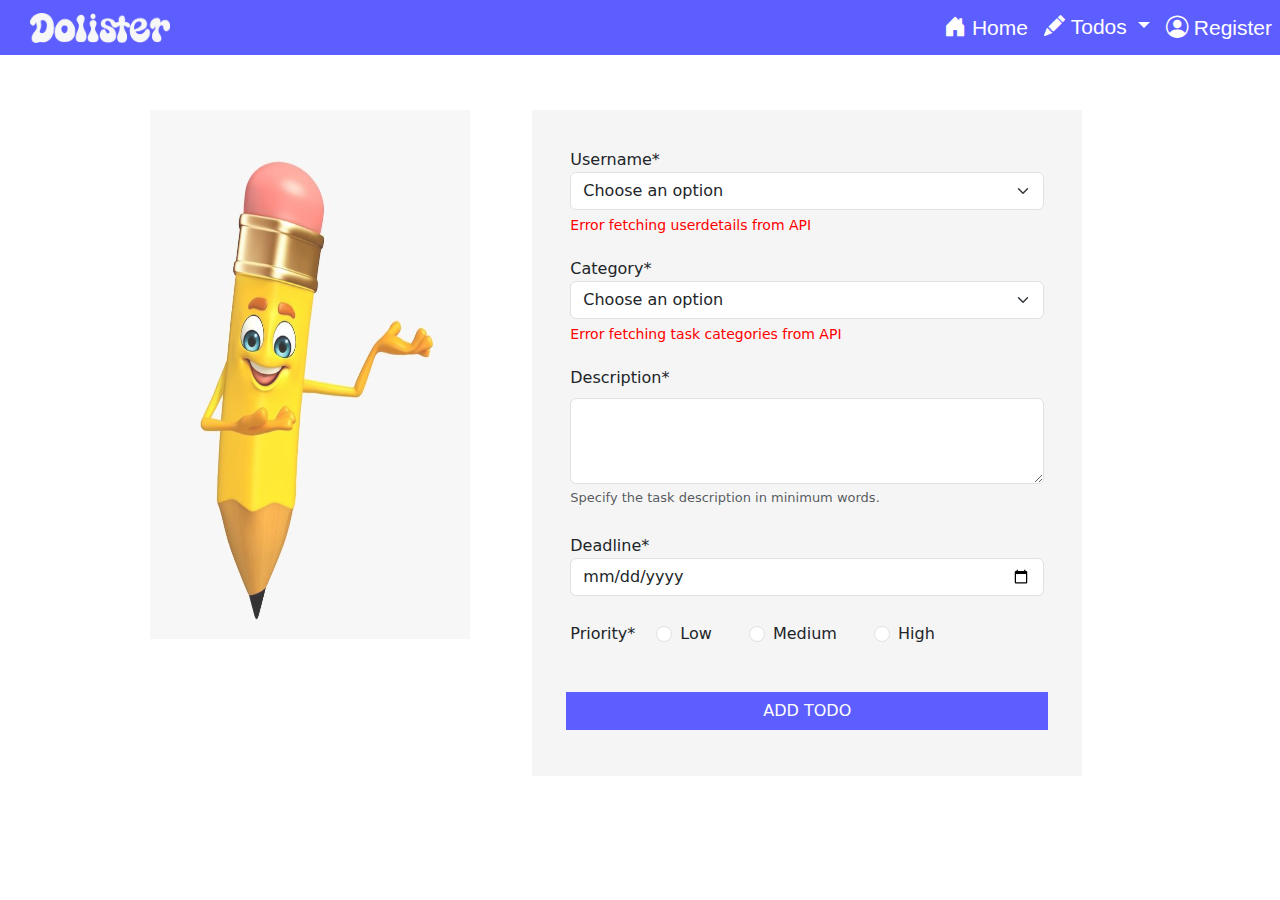
<file: new-todo.html>
<!DOCTYPE html>
<html lang="en">
    <head>
        <meta charset="UTF-8">
        <meta name="viewport" content="width=device-width, initial-scale=1">
        <title>DoLister</title>
        <link rel="icon" href="images/title-logo.png" type="image/x-icon">
        <!--link to css file-->
        <link rel="stylesheet" href="css/styles.css">
        <!--link to bootstrap.v5-->
        <link href="https://cdn.jsdelivr.net/npm/bootstrap@5.3.0-alpha1/dist/css/bootstrap.min.css" rel="stylesheet">
        <!--link to bootstrap icons-->
        <link rel="stylesheet" href="https://cdn.jsdelivr.net/npm/bootstrap-icons@1.11.3/font/bootstrap-icons.min.css">
    </head>
    <body>
        <header> 
            <nav class="navbar navbar-expand-lg navbar-dark fixed-top">
                <div class="container-fluid gx-0">
                    <a class="navbar-brand" href="index.html" >
                        <img src="images/text-1716182278752.png" alt="3D fonts">
                    </a>
                    <button class="navbar-toggler" type="button" data-bs-toggle="collapse" data-bs-target="#navbarNavAltMarkup" aria-controls="navbarNavAltMarkup" aria-expanded="false" aria-label="Toggle navigation">
                        <span class="navbar-toggler-icon"></span>
                    </button>
                    <div class="collapse navbar-collapse justify-content-end" id="navbarNavAltMarkup">
                        <div class="navbar-nav header-nav">
                            <a class="nav-link header-nav-link text-white" aria-current="page" href="index.html"><i class="bi bi-house-door-fill"></i>&nbsp;Home</a>
                            <li class="nav-item header-nav-link dropdown">
                                <a class="nav-link dropdown-toggle" href="#" role="button" data-bs-toggle="dropdown" aria-expanded="false">
                                    <i class="bi bi-pencil-fill"></i>&nbsp;Todos
                                </a>
                                <ul class="dropdown-menu todo-header-dropdown">
                                    <li><a class="dropdown-item todo-header-dropdown-list active" href="new-todo.html">Add Todos</a></li>
                                    <li><a class="dropdown-item todo-header-dropdown-list" href="user-todos.html">View Todos</a></li>
                                </ul>
                            </li>
                
                            <a class="nav-link header-nav-link todo_link " href="new-user.html"><i class="bi bi-person-circle"></i>&nbsp;Register</a>
                        </div>
                    </div> 
                </div>
            </nav>
        </header>
        <main class="newtodo_body">
            <!--new todo form snippet-->
            <div class="newtodo_image_left">
                <img src="images/new-2.jpeg" class="pencil-image">
            </div>
            <div class="container">
                <div class="newtodo-container rounded-0">
                    <form>
                        <!--user name field-->
                        <div class="form-group p-2">
                            <label for="username">Username*</label>
                            <select class="form-select" id="username" onblur="validateFields(username,useridError)">
                                <option value="" >Choose an option</option>
                            </select>
                            <div id="useridError" class="errorFormField">
                                
                            </div>
                        </div>
                        <!--Category-->
                        <div class="form-group p-2">
                            <label for="category">Category*</label>
                            <select class="form-select" id="category" onblur="validateFields(category,categoryError)">
                                <option value="" >Choose an option</option>
                            </select>
                            <div id="categoryError" class="errorFormField">
                                
                            </div>
                        </div>
                        <!--Description-->
                        <div class="form-group p-2">
                            <label for="description" class="form-label">Description*</label>
                            <textarea class="form-control" id="description" rows="3" onblur="validateFields(description,descriptionError)"></textarea>
                            <div id="descHelpBlock" class="form-text">
                                Specify the task description in minimum words.
                            </div>
                            <div id="descriptionError" class="errorFormField">
                                
                            </div>
                        </div>
                        <!--deadline field-->
                        <div class="form-group p-2">
                            <label for="deadline">Deadline*</label>
                            <input type="date" class="form-control" id="deadline" onblur="validateFields(deadline,deadlineError)">
                            <div id="deadlineError" class="errorFormField">
                               
                            </div>
                        </div>

                        <!--Priority field-->
                        <div class="form-group p-2">
                            <label for="priority">Priority*</label>
                            <div class="form-check form-check-inline mx-3">
                                <input class="form-check-input" type="radio" name="priority" id="low" value="low" onchange="validateRadio(priority,priorityError)">
                                <label class="form-check-label" for="low">Low</label>
                            </div>
                            <div class="form-check form-check-inline mx-3">
                                <input class="form-check-input" type="radio" name="priority" id="medium" value="medium" onchange="validateRadio(priority,priorityError)">
                                <label class="form-check-label" for="medium">Medium</label>
                            </div>
                            <div class="form-check form-check-inline mx-3">
                                <input class="form-check-input" type="radio" name="priority" id="high" value="high" onchange="validateRadio(priority,priorityError)">
                                <label class="form-check-label" for="high">High</label>
                            </div>
                            <div id="priorityError" class="errorFormField">
                                
                            </div>
                        </div>
                        <div id="addMessage" class="errorFormField"></div>
        
                        <!--register button-->
                        <div class="row p-3 justify-content-center">
                            <button class="btn text-white newtodo-btn rounded-0" type="button" id="addBtn" onclick="validateForm()">ADD TODO</button>
                        </div>
                    </form>
                    <div class="toast align-items-center" role="alert" aria-live="assertive" aria-atomic="true">
                        <div class="d-flex">
                          <div class="toast-body" id="toast_msg">
                                Todo task has been added successfully
                          </div>
                          <button type="button" class="btn-close me-2 m-auto" data-bs-dismiss="toast" aria-label="Close"></button>
                        </div>
                    </div>
                </div>
            </div>
        </main>
        </main>
        <footer>
            
        </footer>
        <script src="scripts/new-todo.js"></script>
        <script src="https://cdnjs.cloudflare.com/ajax/libs/jquery/3.6.0/jquery.min.js"></script>
        <script src="https://cdn.jsdelivr.net/npm/bootstrap@5.3.0-alpha1/dist/js/bootstrap.bundle.min.js"></script>
    </body>
</html>
</file>
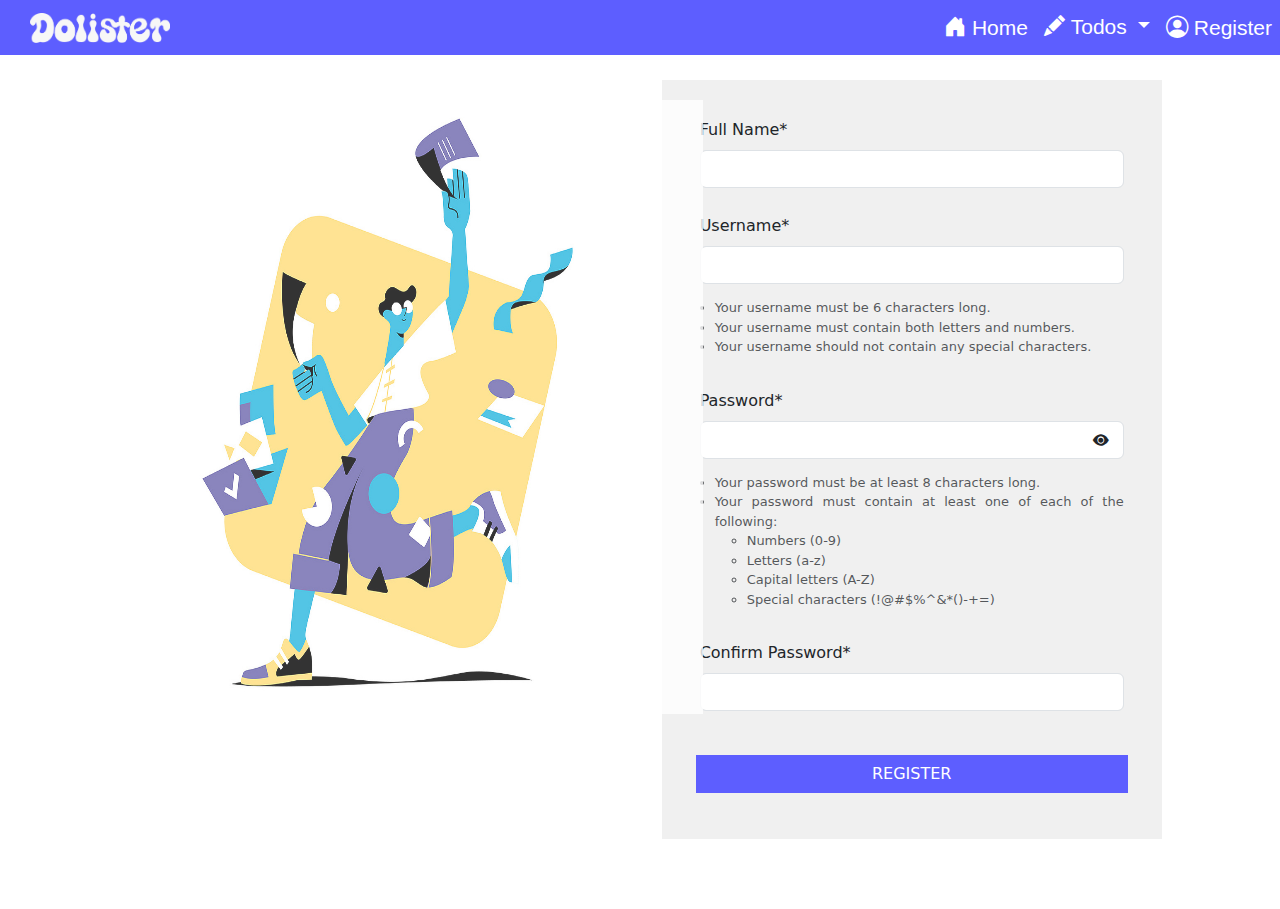
<file: new-user.html>
<!DOCTYPE html>
<html lang="en" class="parentHtml">
    <head>
        <meta charset="UTF-8">
        <meta name="viewport" content="width=device-width, initial-scale=1">
        <title>DoLister</title>
        <link rel="icon" href="images/title-logo.png" type="image/x-icon">
        <!--link to css file-->
        <link rel="stylesheet" href="css/styles.css">
        <!--link to bootstrap.v5-->
        <link href="https://cdn.jsdelivr.net/npm/bootstrap@5.3.0-alpha1/dist/css/bootstrap.min.css" rel="stylesheet">
        <!--link to bootstrap icons-->
        <link rel="stylesheet" href="https://cdn.jsdelivr.net/npm/bootstrap-icons@1.11.3/font/bootstrap-icons.min.css">
    </head>
    <body>
        <header> 
            <nav class="navbar navbar-expand-lg navbar-dark fixed-top">
                <div class="container-fluid gx-0">
                    <a class="navbar-brand" href="index.html" >
                        <img src="images/text-1716182278752.png" alt="3D fonts">
                    </a>
                    <button class="navbar-toggler" type="button" data-bs-toggle="collapse" data-bs-target="#navbarNavAltMarkup" aria-controls="navbarNavAltMarkup" aria-expanded="false" aria-label="Toggle navigation">
                        <span class="navbar-toggler-icon"></span>
                    </button>
                    <div class="collapse navbar-collapse justify-content-end" id="navbarNavAltMarkup">
                        <div class="navbar-nav header-nav">
                            <a class="nav-link header-nav-link text-white" aria-current="page" href="index.html"><i class="bi bi-house-door-fill"></i>&nbsp;Home</a>
                            <li class="nav-item header-nav-link dropdown">
                                <a class="nav-link dropdown-toggle" href="#" role="button" data-bs-toggle="dropdown" aria-expanded="false">
                                    <i class="bi bi-pencil-fill"></i>&nbsp;Todos
                                </a>
                                <ul class="dropdown-menu todo-header-dropdown">
                                    <li><a class="dropdown-item todo-header-dropdown-list" href="new-todo.html">Add Todos</a></li>
                                    <li><a class="dropdown-item todo-header-dropdown-list" href="user-todos.html">View Todos</a></li>
                                </ul>
                            </li>
                
                            <a class="nav-link header-nav-link active todo_link " href="new-user.html"><i class="bi bi-person-circle"></i>&nbsp;Register</a>
                        </div>
                    </div> 
                </div>
            </nav>
        </header>
        <main>
            <!--new user form snippet-->
            <div class="row">
            <div class="col-lg-5">
                <img class="newuser-image" src="images/todo-4.jpeg">
            </div>
            
            <div class="col-sm-12 col-lg-7 container">
                <div class="newuser-container rounded-0">
                    <form>
                        <!--name field-->
                        <div class="form-group p-2">
                            <label for="fname" class="form-label">Full Name*</label>
                            <input type="text" class="form-control" id="fname" onblur='validateName(fname,nameError)'>
                            <div id="nameError" class="errorFormField">
                                
                            </div>
        
                        </div>
                        
                        <!--username field-->
                        <div class="form-group p-2">
                            <label for="username" class="form-label">Username*</label>
                            <input type="text" class="form-control" id="username" onblur="validateUserName(username,usernameError)">
                            <div id="usernameError" class="errorFormField">
                                
                            </div>
                            <ul class="form-text help-text">
                                <li>Your username must be 6 characters long.</li>
                                <li>Your username must contain both letters and numbers.</li>
                                <li>Your username should not contain any special characters.</li>
                            </ul>
                        </div>
                    
                        <!--Password-->
                        <div class="form-group p-2">
                            <label for="password" class="form-label">Password* </label>
                            <div class="password-container">
                            <input type="password" class="form-control" id="password" onblur="validatePassword(password,passwordError)">
                            <i id="eye-icon" class="bi bi-eye-fill" onclick="hideShowPassword(password)"></i>
                            </div>
                            <div id="passwordError" class="errorFormField">
                                
                            </div>
                            <ul class="form-text help-text">
                                <li>Your password must be at least 8 characters long.</li>
                                <li>Your password must contain at least one of each of the following:</li>
                                <ul>
                                    <li>Numbers (0-9)</li>
                                    <li>Letters (a-z)</li>
                                    <li>Capital letters (A-Z)</li>
                                    <li>Special characters (!@#$%^&*()-+=)</li>
                                </ul>
                            </ul>
                        </div>

                        <!--Confirm Password-->
                        <div class="form-group p-2">
                            <label for="confirmPassword" class="form-label">Confirm Password*</label>
                            <input type="password" class="form-control" id="confirmPassword" onchange="validateConfirmPassword(confirmPassword,password,confirmPasswordError)">
                            <div id="confirmPasswordError" class="errorFormField">
                                
                            </div>
                        </div>
                        <!--API error block-->
                        <div id="addRegisterMessage" class="errorFormField"></div>
        
                        <!--register button-->
                        <div class="row p-3 justify-content-center">
                            <button class="btn text-white newuser-btn rounded-0" type="button" id="registerBtn" onclick="validateFormField()">REGISTER</button>
                        </div>
                    </form>
                </div>
            </div>
            
        </main>
        <footer>
            
        </footer>
        <script src="scripts/new-user.js"></script>
        <script src="https://cdnjs.cloudflare.com/ajax/libs/jquery/3.6.0/jquery.min.js"></script>
        <script src="https://cdn.jsdelivr.net/npm/bootstrap@5.3.0-alpha1/dist/js/bootstrap.bundle.min.js"></script>
    </body>
</html>
</file>
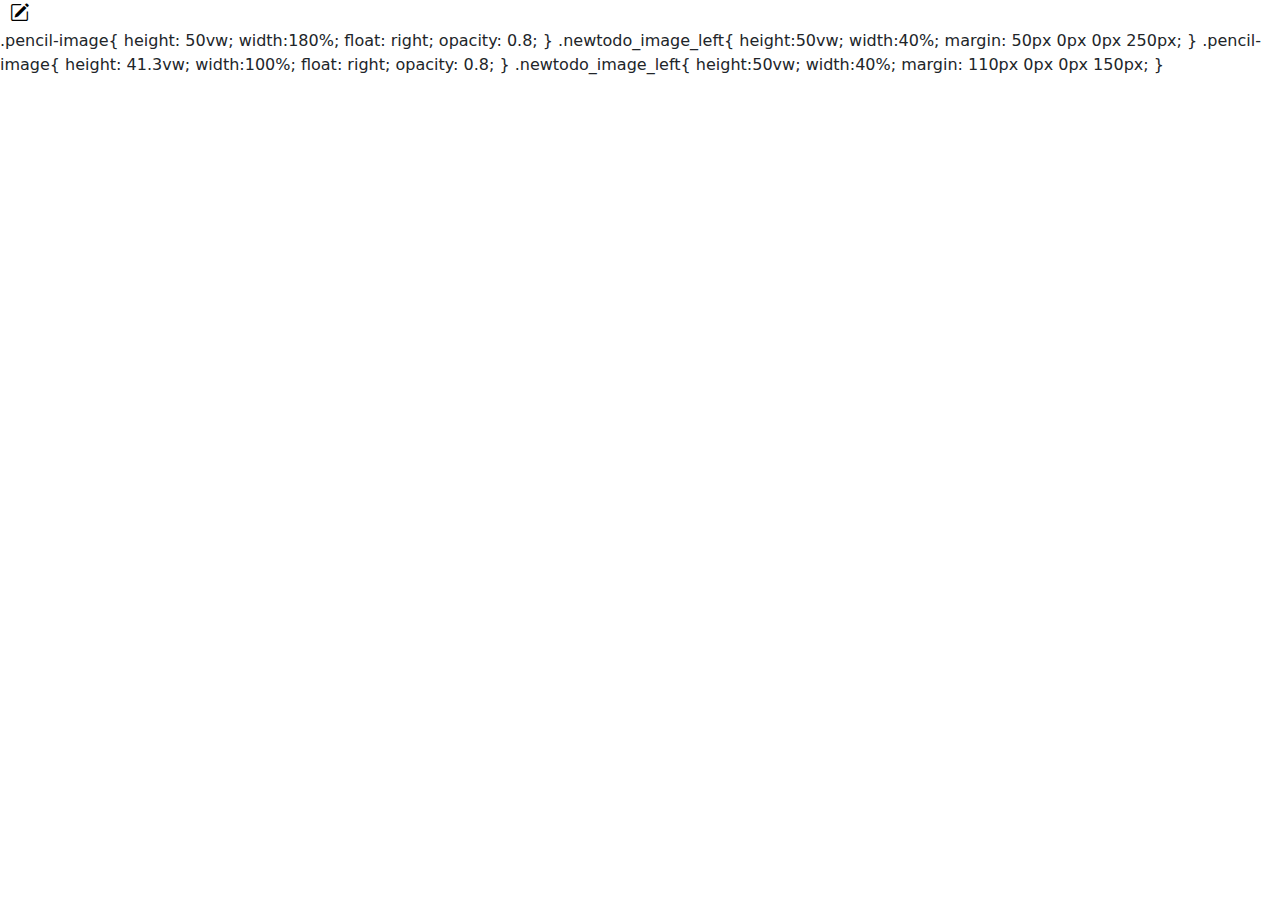
<file: sample.html>
<!DOCTYPE html>
<html lang="en">
    <head>
        <meta charset="UTF-8">
        <meta name="viewport" content="width=device-width, initial-scale=1">
        <title>DoLister</title>
        <link rel="icon" href="images/title-logo.png" type="image/x-icon">
        <!--link to css file-->
        <link rel="stylesheet" href="css/styles.css">
        <!--link to bootstrap.v5-->
        <link href="https://cdn.jsdelivr.net/npm/bootstrap@5.3.0-alpha1/dist/css/bootstrap.min.css" rel="stylesheet">
        
        <!--link to bootstrap icons-->
        <link rel="stylesheet" href="https://cdn.jsdelivr.net/npm/bootstrap-icons@1.11.3/font/bootstrap-icons.min.css">
        
        
    </head>
    <body>
        <header>

        </header>
        <main>
            
            <i class="bi bi-pencil-square" data-bs-toggle="modal" data-bs-target="#exampleModal"></i>
            <div class="modal fade" id="exampleModal" tabindex="-1" aria-labelledby="exampleModalLabel" aria-hidden="true">
                <div class="modal-dialog modal-dialog-centered">
                  <div class="modal-content">
                    
                    <div class="modal-body">
                      Are you sure you want to mark the task as completed?<br>
                    </div>
                    <div class="modal-footer text-center">
                        <button type="button" class="btn btn-primary">Yes</button>
                        <button type="button" class="btn btn-secondary" data-bs-dismiss="modal">No</button>
                    </div>
                  </div>
                </div>
              </div>
        </main>
        <footer>
            
        </footer>
        
        <script src="scripts/"></script>
        <script src="https://cdnjs.cloudflare.com/ajax/libs/jquery/3.6.0/jquery.min.js"></script>
        <script src="https://cdn.jsdelivr.net/npm/bootstrap@5.3.0-alpha1/dist/js/bootstrap.bundle.min.js"></script>
    </body>
</html>

.pencil-image{
  height: 50vw;
  width:180%;
  float: right;
  opacity: 0.8;
}
.newtodo_image_left{
  height:50vw;
  width:40%;
  margin: 50px 0px 0px 250px;
}

.pencil-image{
  height: 41.3vw;
  width:100%;
  float: right;
  opacity: 0.8;
}
.newtodo_image_left{
  height:50vw;
  width:40%;
  margin: 110px 0px 0px 150px;
}
</file>
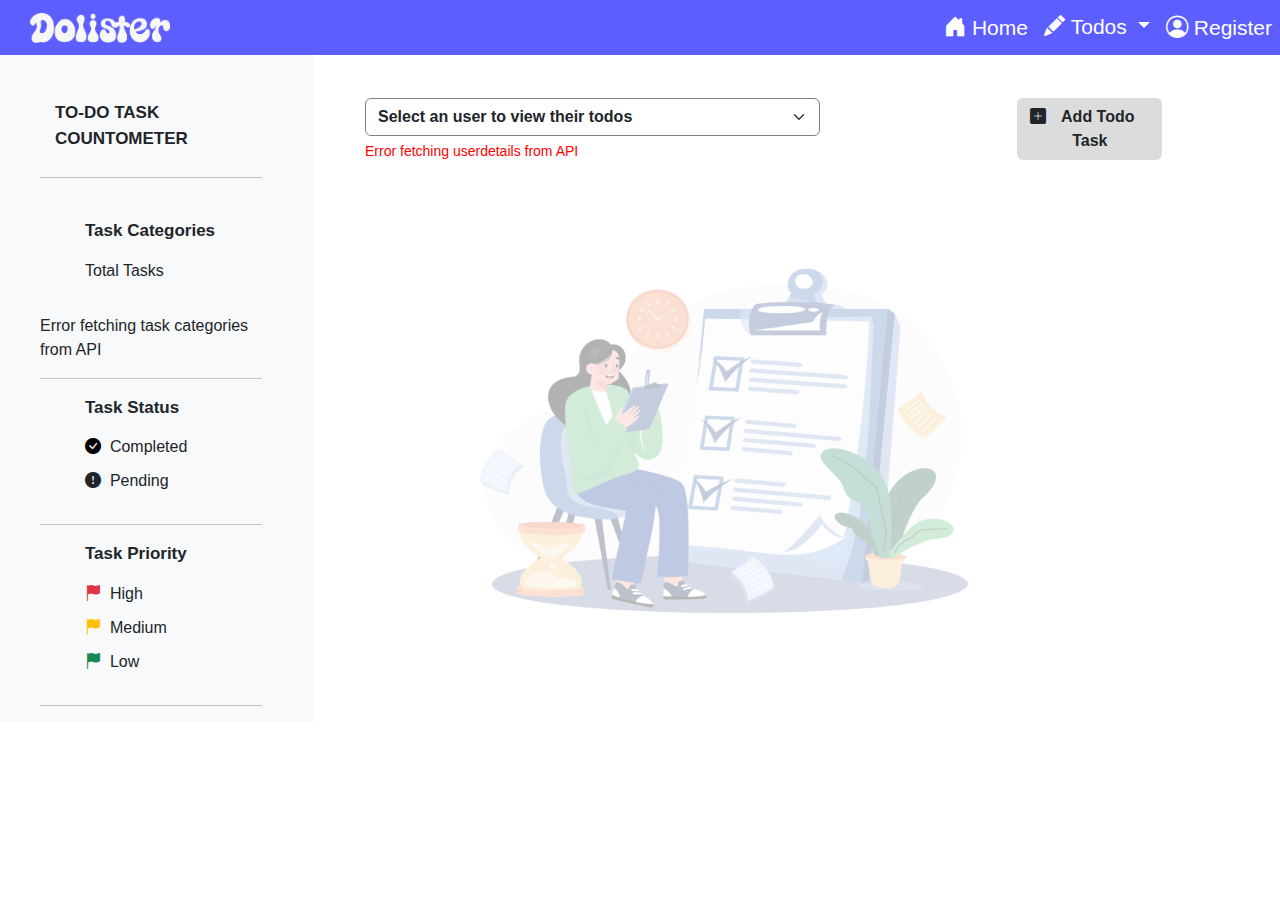
<file: user-todos.html>
<!DOCTYPE html>
<html lang="en">
    <head>
        <meta charset="UTF-8">
        <meta name="viewport" content="width=device-width, initial-scale=1">
        <title>DoLister</title>
        <link rel="icon" href="images/title-logo.png" type="image/x-icon">
        <!--link to css file-->
        <link rel="stylesheet" href="css/styles.css">
        <!--link to bootstrap.v5-->
        <link href="https://cdn.jsdelivr.net/npm/bootstrap@5.3.0-alpha1/dist/css/bootstrap.min.css" rel="stylesheet">
        
        <!--link to bootstrap icons-->
        <link rel="stylesheet" href="https://cdn.jsdelivr.net/npm/bootstrap-icons@1.11.3/font/bootstrap-icons.min.css">
    </head>
    <body>
        <header> 
            <nav class="navbar navbar-expand-lg navbar-dark fixed-top">
                <div class="container-fluid gx-0">
                    <a class="navbar-brand" href="index.html" >
                        <img src="images/text-1716182278752.png" alt="3D fonts">
                    </a>
                    <button class="navbar-toggler" type="button" data-bs-toggle="collapse" data-bs-target="#navbarNavAltMarkup" aria-controls="navbarNavAltMarkup" aria-expanded="false" aria-label="Toggle navigation">
                        <span class="navbar-toggler-icon"></span>
                    </button>
                    <div class="collapse navbar-collapse justify-content-end" id="navbarNavAltMarkup">
                        <div class="navbar-nav header-nav">
                            <a class="nav-link header-nav-link text-white" aria-current="page" href="index.html"><i class="bi bi-house-door-fill"></i>&nbsp;Home</a>
                            <li class="nav-item header-nav-link dropdown">
                                <a class="nav-link dropdown-toggle" href="#" role="button" data-bs-toggle="dropdown" aria-expanded="false">
                                    <i class="bi bi-pencil-fill"></i>&nbsp;Todos
                                </a>
                                <ul class="dropdown-menu todo-header-dropdown">
                                    <li><a class="dropdown-item todo-header-dropdown-list" href="new-todo.html">Add Todos</a></li>
                                    <li><a class="dropdown-item todo-header-dropdown-list active" href="user-todos.html">View Todos</a></li>
                                </ul>
                            </li>
                
                            <a class="nav-link header-nav-link todo_link " href="new-user.html"><i class="bi bi-person-circle"></i>&nbsp;Register</a>
                        </div>
                    </div> 
                </div>
            </nav>
        </header>
        <main>
            <div class="todosArea">
                <div class="row">
                    <div class="col-lg-4 col-xl-3 bg-light todoAside">
                        <div class="todo-aside-container">
                            
                            <div class="todo-aside-title-info">
                                TO-DO TASK COUNTOMETER
                            </div>
                            <hr>
                            <br>
                            <div class="todo-aside-categories-list">
                                <span class="todo-aside-list-title">
                                    Task Categories
                                </span>
                                <ul class="todo-aside-list" id="todo-allCategory">
                                    <li  class="todo-aside-sublist ">
                                        <span onclick="filterAll()">Total Tasks &nbsp;&nbsp;</span>
                                        <span id="todo-alltask-count" class="badge text-bg-secondary todo_countBadge"></span>
                                        
                                    </li>
                                </ul>
                                <div id="category_listerror"></div>
                            </div>
                            <hr>
                            <div class="todo-aside-status-list">
                                <span class="todo-aside-list-title">Task Status</span>
                                <ul class="todo-aside-list">
                                    <li class="todo-aside-sublist">
                                        <i class="bi bi-check-circle-fill" id="completedIcon"></i>
                                        <span onclick="filterStatus(`Completed`)">&nbsp;Completed&nbsp;&nbsp;</span>
                                        <span id="todo-completed-count" class="badge text-bg-secondary todo_countBadge"></span>
                                        
                                    </li>
                                    <li class="todo-aside-sublist">
                                        <i class="bi bi-exclamation-circle-fill"></i>
                                        <span onclick="filterStatus(`Pending`)">&nbsp;Pending&nbsp;&nbsp;</span>
                                        <span id="todo-pending-count" class="badge text-bg-secondary todo_countBadge"></span>
                                        
                                    </li>
                                </ul>
                            </div>
                            <hr>
                            <div class="todo-aside-priority-list">
                                <span class="todo-aside-list-title">
                                    Task Priority
                                </span>
                                <ul class="todo-aside-list">
                                    <li class="todo-aside-sublist">
                                        <i class="bi bi-flag-fill text-danger"></i>
                                        <span onclick="filterPriority(`high`)">&nbsp;High&nbsp;&nbsp;</span>
                                        <span id="todo-high-count" class="badge text-bg-secondary todo_countBadge"></span>
                                        
                                    </li>
                                    <li class="todo-aside-sublist">
                                        <i class="bi bi-flag-fill text-warning"></i>
                                        <span onclick="filterPriority(`medium`)">&nbsp;Medium&nbsp;&nbsp;</span>
                                        <span id="todo-medium-count" class="badge text-bg-secondary todo_countBadge"></span>
                                        
                                    </li>
                                    <li class="todo-aside-sublist">
                                        <i class="bi bi-flag-fill text-success"></i>
                                        <span onclick="filterPriority(`low`)">&nbsp;Low&nbsp;&nbsp;</span>
                                        <span id="todo-low-count" class="badge text-bg-secondary todo_countBadge"></span>
                                        
                                    </li>
                                </ul>
                            </div>
                            <hr>
                        
                        </div>
                    </div>
                    
                    <div class="col-lg-7 col-xl-8 g-2">
                        <div class="container">
                            <div class="todo-container rounded-0">
                                <form>
                                    <!--name field-->
                                    <div class="row justify-content-between select-btn">
                                        <div class="col-sm-12 col-md-7 col-xl-7">
                                            <div class="form-group">
                                                <select class="form-select todo_select" id="username" onchange="getUserId(username)">
                                                        <option value=""  >Select an user to view their todos</option>
                                                </select>
                                               <div id="todoUserApiError" class="errorFormField">
            
                                                </div>
                                            </div>
                                        </div>
                                        <div class="col-sm-12 col-md-3 col-xl-3">
                                            <button class="btn fw-bold todoAddBtnClass" type="button" id="addTodosBtn"><i class="bi bi-plus-square-fill"></i>Add Todo Task</button>
                                        </div>
                                    </div>
                                </form>
                            </div>
                        </div>

                        <div class="row row-cols-lg-1 todo-card-container gx-0" id="todo-cards">
                            <div class="todo-image-container">
                            <img src="images/todo2.jpeg" alt="no to-do to show yet image" class="todo-notodos-image">
                            </div>
                            <!--
                            <div class="card todo-card">
                                <div class="card-header todo-category-header">
                                    <p>
                                        <span class="todo-category-title todo-category-color-dot bg-primary"></span>
                                        <span class="todo-category-title">&nbsp;&nbsp;Personal Task&nbsp;</span>
                                        <span class=" text-bg-warning text-black badge">Medium</span>
                                        <span class="todo-icons bg-light">
                                            
                                            <i class="bi bi-star"></i>
                                            <i class="bi bi-pencil-square"></i>
                                            <i class="bi bi-trash"></i>
                                            <span data-bs-toggle="tooltip" title="Mark as completed"><i class="bi bi-check-circle"></i></span>
                                        </span>
                                    </p>
                                </div>
                                <div class="card-body todo-body">
                                    <div class="row">
                                        <div class="col-9">
                                            <h6 class="card-title todo-desc">To-do task brief description</h6>    
                                        </div>
                                        <div class="col-3">
                                            
                                        </div>
                                    </div>
                                    <p class="card-text"><i class="bi bi-calendar3"></i>&nbsp;&nbsp;Due date: 12/4/2024</p>
                                </div>
                            </div>

                            

                            <div class="card todo-card">
                                <div class="card-header todo-category-header">
                                    <p>
                                        <span class="todo-category-title todo-category-color-dot bg-primary"></span>
                                        <span class="todo-category-title">&nbsp;&nbsp;Personal Task&nbsp;</span>
                                        <span class=" text-bg-success badge">Low</span>
                                        <span class="todo-icons bg-light">
                                            
                                            <i class="bi bi-star"></i>
                                            <i class="bi bi-pencil-square"></i>
                                            <i class="bi bi-trash"></i>
                                            <span data-bs-toggle="tooltip" title="Mark as pending"><i class="bi bi-check-circle-fill"></i></span>
                                        </span>
                                    </p>
                                </div>
                                <div class="card-body todo-body">
                                    <div class="row">
                                        <div class="col-9">
                                            <h6 class="card-title todo-desc"><s>To-do task brief description</s></h6>    
                                        </div>
                                        <div class="col-3">
                                            
                                        </div>
                                    </div>
                                    <p class="card-text"><i class="bi bi-calendar3"></i>&nbsp;&nbsp;<s>Due date: 12/4/2024</s></p>
                                </div>
                            </div>
                            -->
                        </div>
                    </div>
                </div>
            </div>
            <div class="modal fade" id="exampleModal" tabindex="-1" aria-labelledby="exampleModalLabel" aria-hidden="true">
                <div class="modal-dialog modal-dialog-centered">
                  <div class="modal-content">
                    
                    <div class="modal-body" id="todo_modal_body">

                    </div>
                    <div class="modal-footer text-center">
                        <button type="button" class="btn btn-primary update_status_btn" onclick="updateStatus(id)">Yes</button>
                        <button type="button" class="btn btn-secondary" data-bs-dismiss="modal">No</button>
                    </div>
                  </div>
                </div>
            </div>
              
        </main>
        <footer>
            
        </footer>
        <script src="scripts/user-todos.js"></script>
        <script src="https://cdnjs.cloudflare.com/ajax/libs/jquery/3.6.0/jquery.min.js"></script>
        <!--<script src="https://cdn.jsdelivr.net/npm/bootstrap@5.3.3/dist/js/bootstrap.bundle.min.js"></script>-->
        <script src="https://cdn.jsdelivr.net/npm/bootstrap@5.3.0-alpha1/dist/js/bootstrap.bundle.min.js"></script>
    </body>
</html>
</file>
<file: css/styles.css>
/*New Todo Page*/

.newtodo-container {
    max-width: 550px;
    max-height: 850px;
    margin: 110px auto;
    margin-bottom: 70px;
    margin-left: 50px;
    padding: 30px;
    border-radius: 5px;
    background-color: whitesmoke;
    
}

.form-text{
    font-size: 13px !important;
}

.newtodo-btn{
    width:200px;
    background-color: #5d5eff !important;
}

.errorFormField{
    color:red;
    font-size: 14px;
    padding:5px 0px;
}

.newtodo_body{
    display: flex;
}

.pencil-image{
    height: 41.3vw;
    width:100%;
    float: right;
    opacity: 0.8;
}

.newtodo_image_left{
height:50vw;
width:40%;
margin: 110px 0px 0px 150px;
}

/*New User Page*/

.newuser-image{
    display: block;
    margin:100px 0px 100px 80px;
    width: 120%;
    height: 48vw;
    opacity: 0.8;
}

.newuser-container {
    max-width: 500px;
    max-height: 850px;
    margin: 80px auto;
    margin-bottom: 70px;
    padding: 30px;
    border-radius: 5px;
    background-color: #F0F0F0;
}

.form-text{
    font-size: 13px !important;
}

.newuser-btn{
    width:200px;
    background-color: #5d5eff !important;
}

.errorFormField{
    color:red;
    font-size: 14px;
    padding:5px 0px;
}

.help-text{
    text-align: justify;
    padding-left: 15px;
}

.bi-eye-fill{
    margin-left: -45px;
    margin-top: -30px;
    position: relative;
    z-index: 2;
    padding-right: 15px;
    float: right;
    cursor: pointer;
}


/*User Todo Page*/
.todosArea{
    font-family:Calibri, 'Trebuchet MS', sans-serif;
}

.todo-container{
    margin:90px 5px 50px 35px;
}

.todo-category-color-dot{
    height: 14px;
    width: 14px;
    background-color: #bbb;
    border-radius: 50%;
    display: inline-block;
}

.todo-category-header{
    height: 45px;
}

.todo-category-title{
    font-size: 16px;
    font-weight: 600 !important;
}

.todo-details{
    color: black;
}

.todo-card-container{
    padding: 0px 20px 0px 50px;
}

.todo-card{
    width:20vw;
    border-width: 0px !important;
}

.todo-status{
    float: right;
}

.todo-desc{
    font-size: 17x;
    padding-left: 0px;
}

.todo-body{
    font-size:13px;
}

.todo-icons{
    float:right;
}

.todo_select{
    font-weight: 550 !important;
}

.strike{
    text-decoration: line-through;
}

.bi-star, .bi-pencil-square, .bi-trash,.bi-check-circle{
    padding-left: 10px;
    font-size: 1.2rem;
    color: black;
    cursor: pointer;
}

.bi-check-circle-fill{
    padding-left: 10px;
    font-size: 1.2rem;
    color: green;
    cursor: pointer;
}

.bi-check-circle:hover, .bi-check-circle-fill:hover{
    opacity: 0.8;
    font-size: 1.1rem;
}

.completebtn{
    float: right;
    font-size: 15px !important;
    padding: 0;
}

#addTodosBtn{
    width:80%;
    float: right;
    background-color: gainsboro;
}

.bi-plus-square-fill{
    float: left;
}

/*Todo aside styles*/

.todo-aside-container{
    margin-top: 90px;
    padding: 0px 40px;
}

.todo-aside-title-info{
    padding: 10px 15px;
}

.todo-aside-title-info{
    font-size: 17px;
    font-weight: 600 !important;
}

.todo-aside-list{
    padding: 10px 45px;
    list-style-type: none;
}

.todo-aside-sublist{
    padding: 5px 0px;
    cursor: pointer;
}

.todo-aside-list-title{
    font-size: 17px;
    font-weight: 600 !important;
    padding: 10px 15px 10px 45px;
}

.todo_countBadge{
    float: right;
}

#completedIcon{
    padding: 5px 0px;
    font-size: 1rem;
    color: black;
    cursor: pointer;
}

.todo-notodos-image{
    height:35vw;
    width: 90%;
    opacity: 0.3;
}

@media (max-width: 768px) {
    
    .container{
       margin: 0;
       float: none;
    }

    #addTodosBtn{
        width:100%;
    }
}

@media (max-width: 992px) {
    .todoAside, .newuser-image, .newtodo_image_left{
        display: none;
    }
    .newtodo-container{
        margin-left: 0;
    }
    .container{
        margin: 0;
        float: none;
     }
 
     #addTodosBtn{
         width:100%;
     }
}

@media (max-width: 1200px) {
    .todo-aside-list-title, .todo-aside-title-info{
        font-size: 15px;   
    }
    .newuser-image{
        display: none;
    }
}

/* Index page*/
.navbar{
    /* background-color: navy; */ 
    height: 55px;
    background-color: #5d5eff;
}

.navbar-brand img{
    width:140px;
    height:30px;
    margin-left: 30px;
}

.header-nav a{
    font-size:21px;
    font-family: 'Gill Sans', 'Gill Sans MT', Calibri, 'Trebuchet MS', sans-serif;
    color:white;
    background-color: #5d5eff;
}

.bi-person-circle, .bi-house-door-fill{
    color: white;
    font-size: 1.4rem;
}

.todo-header-dropdown{
    padding: 0 !important;
}

.todo-header-dropdown-list{
    background-color: #5d5eff !important;
}

.todo-header-dropdown-list:hover{
    opacity: 0.9 !important;
    background-color: #5d5eff !important;
    color: white !important;
    font-size: 22px;
}

.home-body{
    font-family: 'Gill Sans', 'Gill Sans MT', Calibri, 'Trebuchet MS', sans-serif;
}

.home_banner{
    height: 520px;
    width:100%;
    background-color: #FFFE5D;
}

.home-image{
    height: 35vw;
    width: 100%;
    background-color: #e0dffd;
}

.home-features-title{
    padding: 10px 10px 10px 40px;
    font-size: 23px;
    background-color: aliceblue;
}

.home_blockquote{
    padding: 100px 20px 20px 20px;
    font-size: 40px;
    text-align: center;
    /*
    background-color: #FFFE5D;
    background-image: url('../images/test3.webp');
    opacity:0.3;
    background-image: url('../images/test2.jpeg');
    background-repeat: no-repeat;
    background-image: url('../images/todo-3.jpeg');
    background-repeat: no-repeat;
    background-position: center;
    */
}


.home_blockquote_text{
    font-family:"Lugrasimo";
}

.lugrasimo-regular {
    font-family: "Lugrasimo", cursive;
    font-weight: 400;
    font-style: normal;
}

.home-card-img-top{
    width: 100%;
    height: 25vw;
    object-fit: cover;
}

.home-btn{
    display: flex;
    justify-content: center;
    align-items: center;
    background-color: #5d5eff !important;
    color: white !important;
    font-size: 18px !important;
}
</file>
